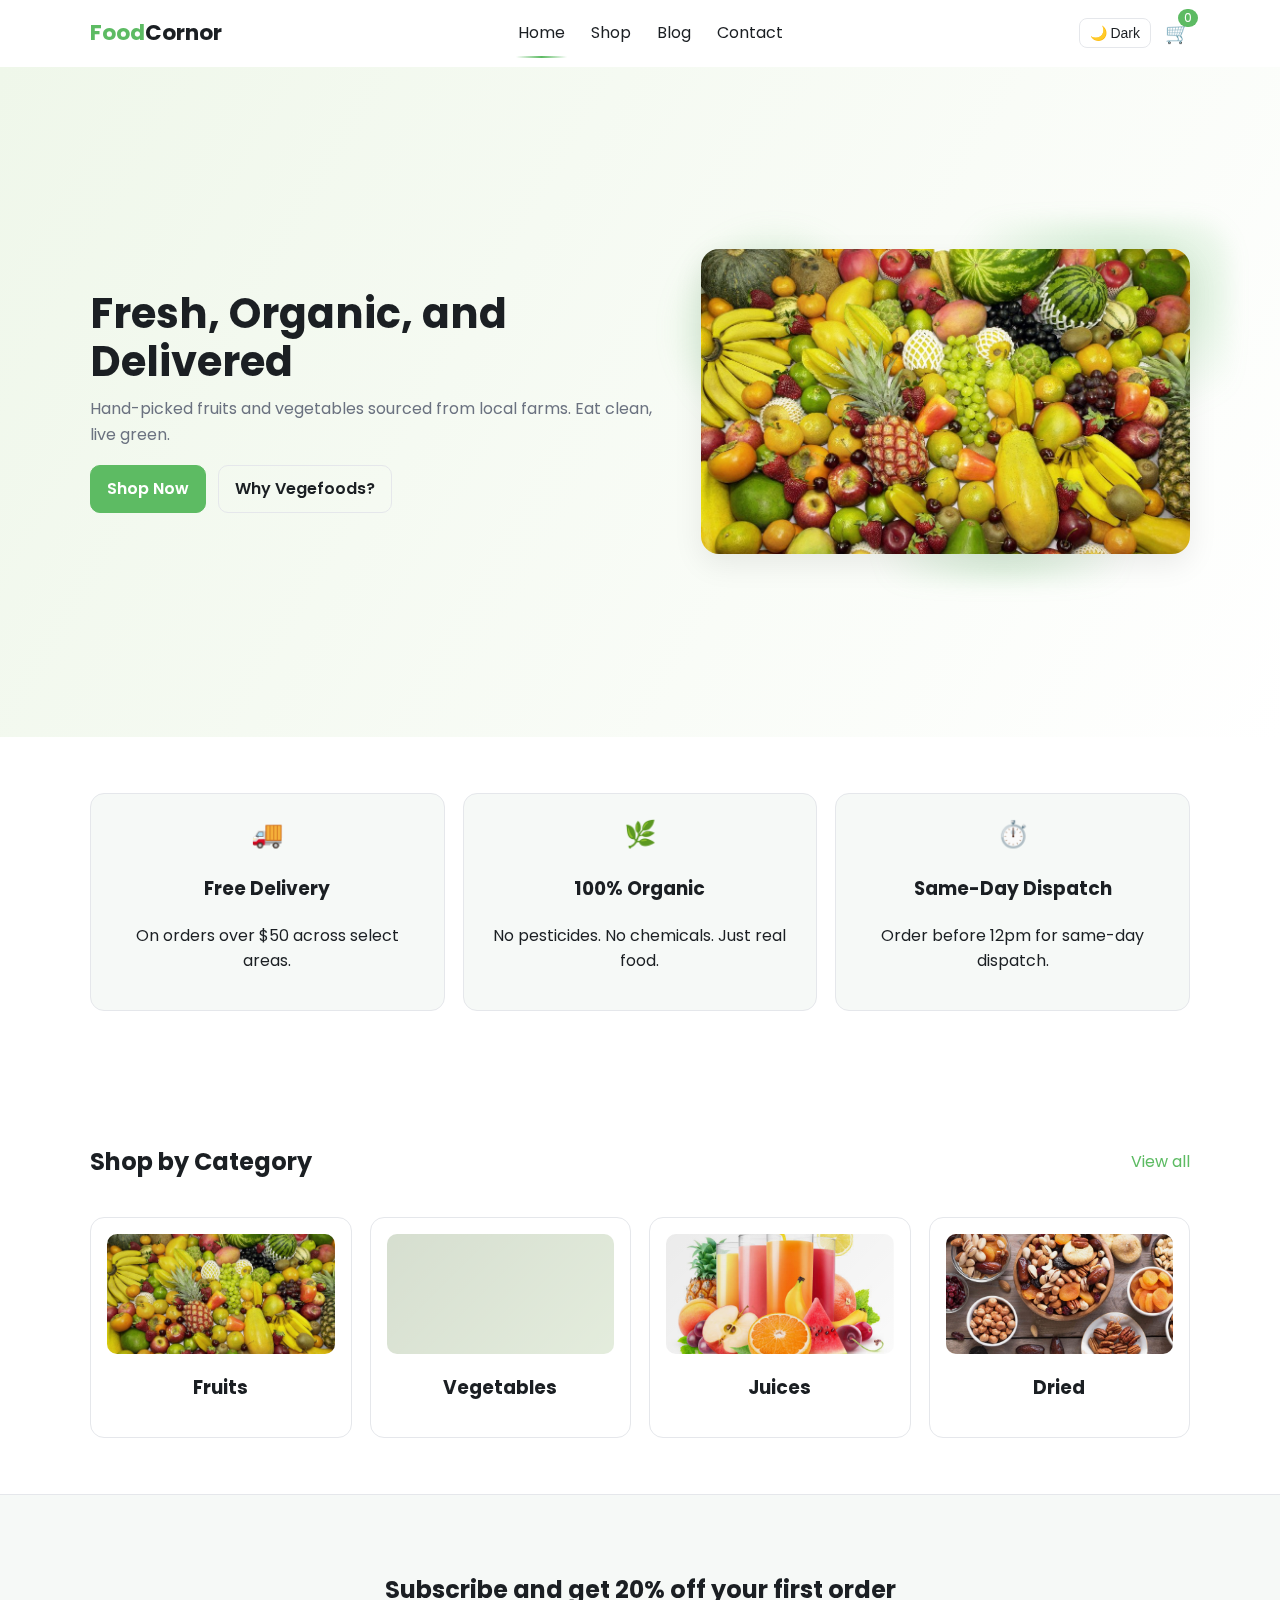
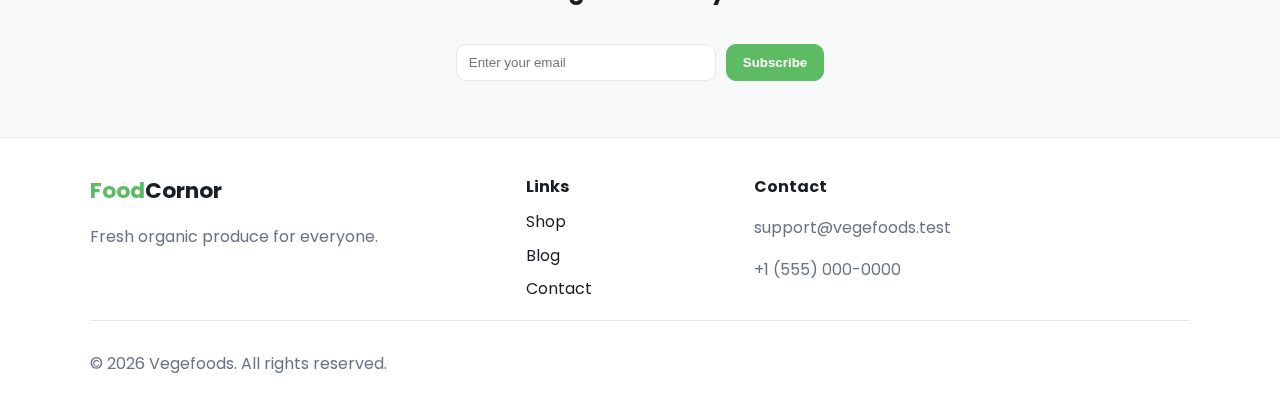
<file: index.html>
<!DOCTYPE html>
<html lang="en">
<head>
    <meta charset="UTF-8" />
    <meta name="viewport" content="width=device-width, initial-scale=1.0" />
    <title>FoodCornor | Fresh Organic Produce</title>
    <link rel="preconnect" href="https://fonts.googleapis.com" />
    <link rel="preconnect" href="https://fonts.gstatic.com" crossorigin />
    <link href="https://fonts.googleapis.com/css2?family=Poppins:wght@300;400;500;600;700&display=swap" rel="stylesheet" />
    <link rel="stylesheet" href="assets/css/styles.css" />
    <link rel="icon" href="assets/images/favicon.png" />
    <meta name="description" content="Vegefoods - Fresh organic fruits and vegetables delivered to your door." />
</head>
<body>
    <header class="site-header">
        <div class="container header-inner">
            <a class="logo" href="index.html"><span>Food</span>Cornor</a>
            <nav class="nav" id="primary-nav">
                <a href="index.html" class="active">Home</a>
                <a href="shop.html">Shop</a>
                <a href="blog.html">Blog</a>
                <a href="contact.html">Contact</a>
            </nav>
            <div class="header-actions">
                <a class="cart-link" href="cart.html" aria-label="Cart">
                    <span class="cart-icon">🛒</span>
                    <span class="cart-count" id="cart-count">0</span>
                </a>
                <button class="hamburger" id="hamburger" aria-label="Open Menu" aria-expanded="false">☰</button>
            </div>
        </div>
    </header>

    <main>
        <section class="hero">
            <div class="container hero-inner">
                <div class="hero-copy">
                    <h1>Fresh, Organic, and Delivered</h1>
                    <p>Hand-picked fruits and vegetables sourced from local farms. Eat clean, live green.</p>
                    <div class="hero-actions">
                        <a href="shop.html" class="btn primary">Shop Now</a>
                        <a href="#features" class="btn ghost">Why Vegefoods?</a>
                    </div>
                </div>
                <div class="hero-art reveal" aria-hidden="true">
                    <img src="assets/images/fresh-mix-fruit.jpg" alt="Organic vegetables"/>
                </div>
            </div>
        </section>

        <section class="features" id="features">
            <div class="container grid-3">
                <div class="feature">
                    <div class="feature-icon">🚚</div>
                    <h3>Free Delivery</h3>
                    <p>On orders over $50 across select areas.</p>
                </div>
                <div class="feature">
                    <div class="feature-icon">🌿</div>
                    <h3>100% Organic</h3>
                    <p>No pesticides. No chemicals. Just real food.</p>
                </div>
                <div class="feature">
                    <div class="feature-icon">⏱️</div>
                    <h3>Same-Day Dispatch</h3>
                    <p>Order before 12pm for same-day dispatch.</p>
                </div>
            </div>
        </section>

        <section class="category">
            <div class="container">
                <div class="section-head">
                    <h2>Shop by Category</h2>
                    <a href="shop.html" class="link">View all</a>
                </div>
                <div class="grid-4 cards">
                    <a class="card" href="shop.html#fruits">
                        <div class="card-art art-fruit" style="background-image:linear-gradient(135deg,rgba(0,0,0,.08),rgba(0,0,0,.02)),url('assets/images/fresh-mix-fruit.jpg')"></div>
                        <h3>Fruits</h3>
                    </a>
                    <a class="card" href="shop.html#vegetables">
                        <div class="card-art art-veggies" style="background-image:linear-gradient(135deg,rgba(0,0,0,.08),rgba(0,0,0,.02)),url('https://images.unsplash.com/photo-1447175008436-054170c2e979?w=800&q=60&auto=format&fit=crop')"></div>
                        <h3>Vegetables</h3>
                    </a>
                    <a class="card" href="shop.html#juices">
                        <div class="card-art art-juice" style="background-image:linear-gradient(135deg,rgba(0,0,0,.08),rgba(0,0,0,.02)),url('assets/images/istockphoto-1127182311-612x612.jpg')"></div>
                        <h3>Juices</h3>
                    </a>
                    <a class="card" href="shop.html#dried">
                        <div class="card-art art-dried" style="background-image:linear-gradient(135deg,rgba(0,0,0,.08),rgba(0,0,0,.02)),url('assets/images/nuts-dried-fruits-history-online.jpeg')"></div>
                        <h3>Dried</h3>
                    </a>
                </div>
            </div>
        </section>

        <section class="cta">
            <div class="container cta-inner">
                <h2>Subscribe and get 20% off your first order</h2>
                <form class="subscribe" onsubmit="event.preventDefault(); alert('Subscribed!');">
                    <input type="email" placeholder="Enter your email" required />
                    <button class="btn primary" type="submit">Subscribe</button>
                </form>
            </div>
        </section>
    </main>

    <footer class="site-footer">
        <div class="container footer-grid">
            <div>
                <a class="logo" href="index.html"><span>Food</span>Cornor</a>
                <p class="muted">Fresh organic produce for everyone.</p>
            </div>
            <div>
                <h4>Links</h4>
                <ul>
                    <li><a href="shop.html">Shop</a></li>
                    <li><a href="blog.html">Blog</a></li>
                    <li><a href="contact.html">Contact</a></li>
                </ul>
            </div>
           
            <div>
                <h4>Contact</h4>
                <p class="muted">support@vegefoods.test</p>
                <p class="muted">+1 (555) 000-0000</p>
            </div>
        </div>
        <div class="container footer-bottom">
            <p class="muted">© <span id="year"></span> Vegefoods. All rights reserved.</p>
        </div>
    </footer>

    <script src="assets/js/main.js"></script>
    <script src="assets/js/cart.js"></script>
    <script>
        document.getElementById('year').textContent = new Date().getFullYear();
    </script>
    <!-- Inspired by the Vegefoods template by Colorlib: https://preview.colorlib.com/#vegefoods -->
    <!-- Reference: https://preview.colorlib.com/?_gl=1*1rvqdmn*_ga*MzQ3OTY1MzY1LjE3NTgxNzc4Nzc.*_ga_SEKJ4E9T4H*czE3NTgxODAxODckbzIkZzEkdDE3NTgxODA2NjEkajQ0JGwwJGgw#vegefoods -->
  </body>
</html>
</file>
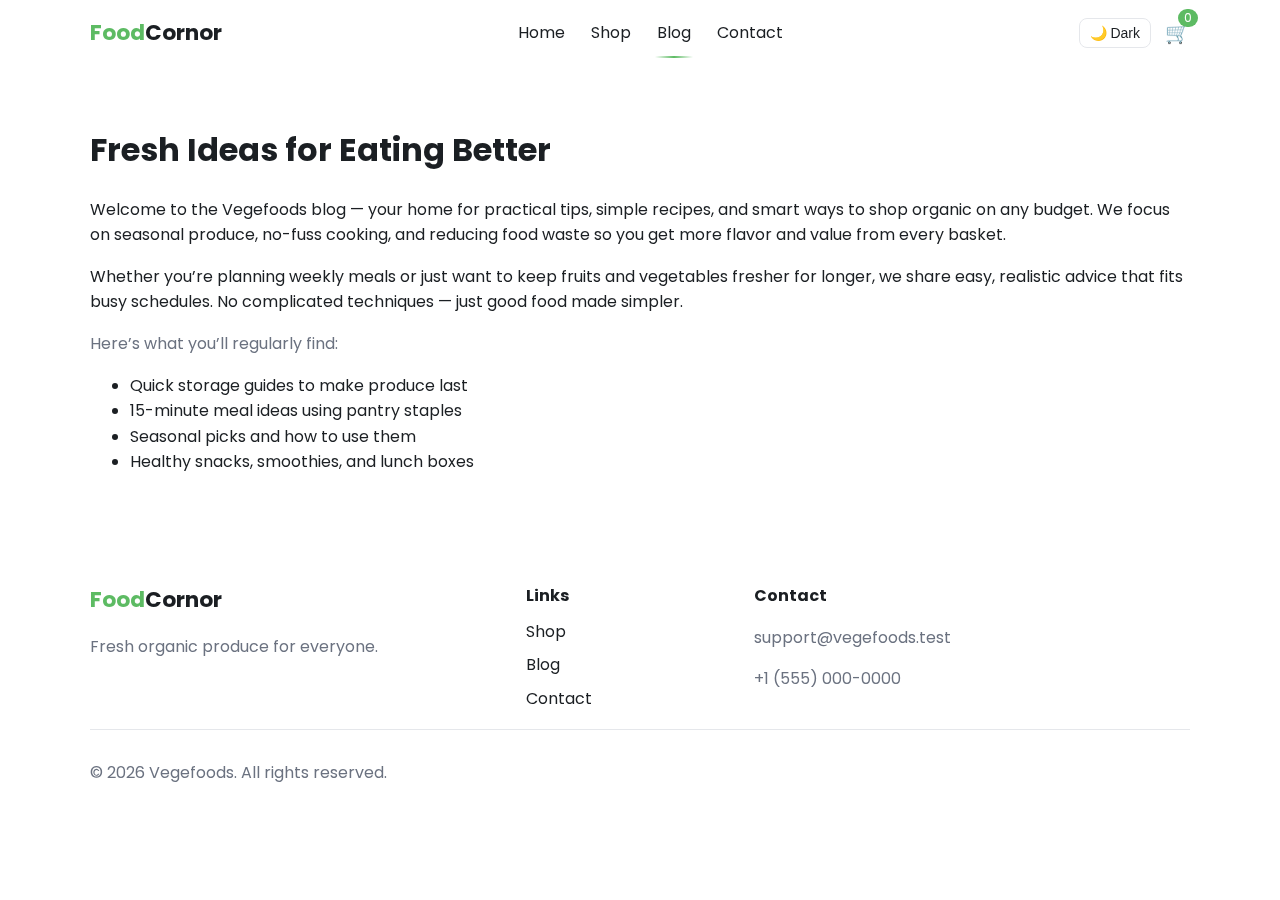
<file: blog.html>
<!DOCTYPE html>
<html lang="en">
<head>
  <meta charset="UTF-8" />
  <meta name="viewport" content="width=device-width, initial-scale=1.0" />
  <title>Blog | FoodCornor</title>
  <link rel="preconnect" href="https://fonts.googleapis.com" />
  <link rel="preconnect" href="https://fonts.gstatic.com" crossorigin />
  <link href="https://fonts.googleapis.com/css2?family=Poppins:wght@300;400;500;600;700&display=swap" rel="stylesheet" />
  <link rel="stylesheet" href="assets/css/styles.css" />
</head>
<body>
  <header class="site-header">
    <div class="container header-inner">
      <a class="logo" href="index.html"><span>Food</span>Cornor</a>
      <nav class="nav" id="primary-nav">
        <a href="index.html">Home</a>
        <a href="shop.html">Shop</a>
        <a href="blog.html" class="active">Blog</a>
        <a href="contact.html">Contact</a>
      </nav>
      <div class="header-actions">
        <a class="cart-link" href="cart.html" aria-label="Cart"><span class="cart-icon">🛒</span><span class="cart-count" id="cart-count">0</span></a>
        <button class="hamburger" id="hamburger" aria-label="Open Menu" aria-expanded="false">☰</button>
      </div>
    </div>
  </header>

  <main>
    <section class="container" style="padding-top:36px">
      <h1>Fresh Ideas for Eating Better</h1>
      <p>Welcome to the Vegefoods blog — your home for practical tips, simple recipes, and smart ways to shop organic on any budget. We focus on seasonal produce, no-fuss cooking, and reducing food waste so you get more flavor and value from every basket.</p>
      <p>Whether you’re planning weekly meals or just want to keep fruits and vegetables fresher for longer, we share easy, realistic advice that fits busy schedules. No complicated techniques — just good food made simpler.</p>
      <p class="muted">Here’s what you’ll regularly find:</p>
      <ul>
        <li>Quick storage guides to make produce last</li>
        <li>15-minute meal ideas using pantry staples</li>
        <li>Seasonal picks and how to use them</li>
        <li>Healthy snacks, smoothies, and lunch boxes</li>
      </ul>
    </section>
    
  </main>

  <footer class="site-footer">
    <div class="container footer-grid">
      <div>
        <a class="logo" href="index.html"><span>Food</span>Cornor</a>
        <p class="muted">Fresh organic produce for everyone.</p>
      </div>
      <div>
        <h4>Links</h4>
        <ul>
          <li><a href="shop.html">Shop</a></li>
          <li><a href="blog.html">Blog</a></li>
          <li><a href="contact.html">Contact</a></li>
        </ul>
      </div>
     
      <div>
        <h4>Contact</h4>
        <p class="muted">support@vegefoods.test</p>
        <p class="muted">+1 (555) 000-0000</p>
      </div>
    </div>
    <div class="container footer-bottom">
      <p class="muted">© <span id="year"></span> Vegefoods. All rights reserved.</p>
    </div>
  </footer>

  <script src="assets/js/main.js"></script>
  <script src="assets/js/cart.js"></script>
  <script>
    document.getElementById('year').textContent = new Date().getFullYear();
    const posts = [
      {id:'eat-seasonal', title:'Why Eating Seasonal Matters', img:'https://images.unsplash.com/photo-1471194402529-8e0f5a675de6?w=800&q=60'},
      {id:'meal-prep', title:'Easy Veggie Meal Prep Ideas', img:'https://images.unsplash.com/photo-1505575972945-2804b56ba02f?w=800&q=60'},
      {id:'organic-benefits', title:'Benefits of Organic Produce', img:'https://images.unsplash.com/photo-1567306226416-28f0efdc88ce?w=800&q=60'},
      {id:'fresh-storage', title:'How to Store Fruits and Vegetables Longer', img:'https://images.unsplash.com/photo-1506806732259-39c2d0268443?w=800&q=60'}
    ];
    const root = document.getElementById('posts');
    root.innerHTML = posts.map(p=>`
      <a class=\"card reveal\" href=\"post.html?id=${p.id}\">
        <img class=\"card-art\" src=\"${p.img}\" alt=\"${p.title}\"/>
        <h3>${p.title}</h3>
      </a>
    `).join('');
  </script>
</body>
</html>
</file>
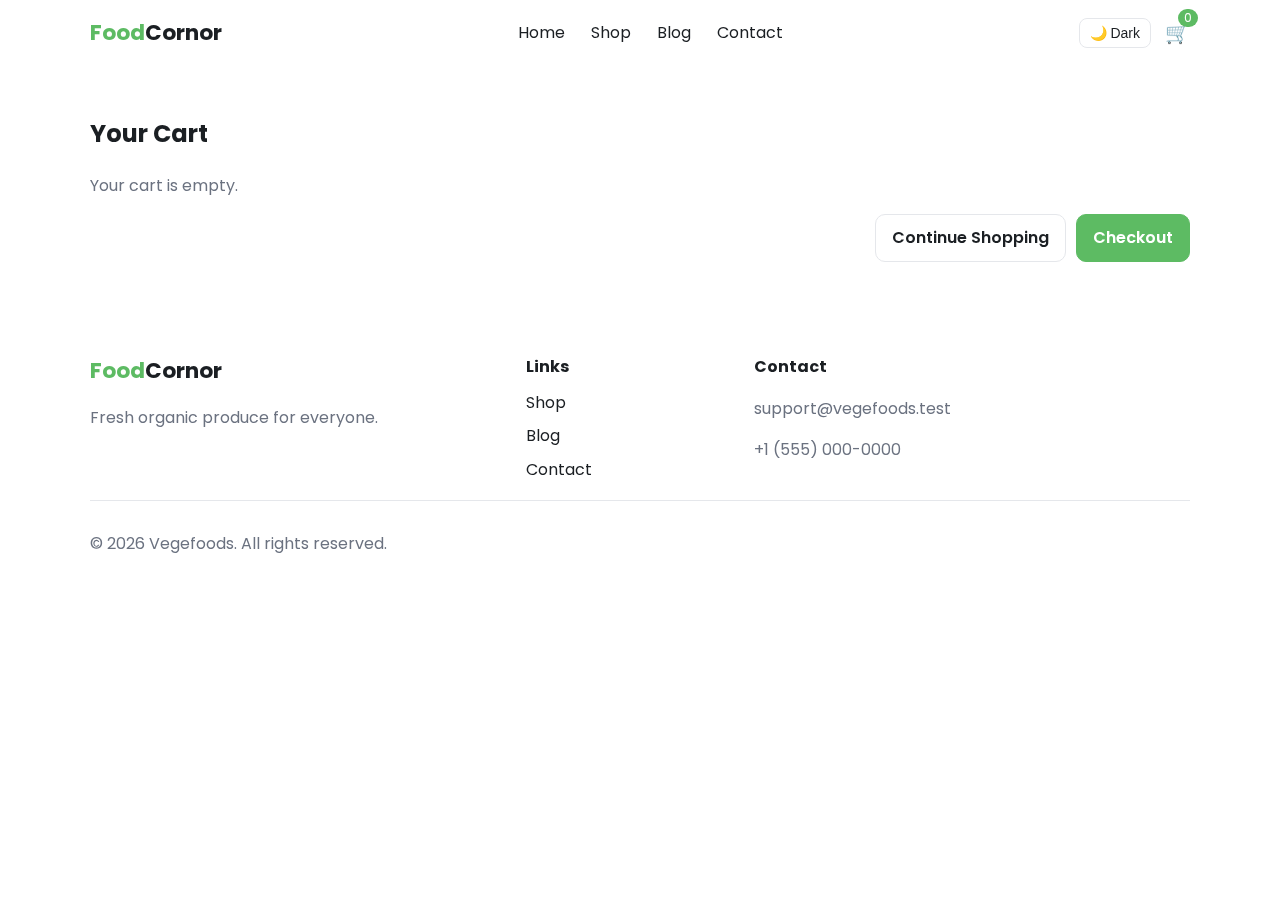
<file: cart.html>
<!DOCTYPE html>
<html lang="en">
<head>
  <meta charset="UTF-8" />
  <meta name="viewport" content="width=device-width, initial-scale=1.0" />
  <title>Cart | FoodCornor</title>
  <link rel="preconnect" href="https://fonts.googleapis.com" />
  <link rel="preconnect" href="https://fonts.gstatic.com" crossorigin />
  <link href="https://fonts.googleapis.com/css2?family=Poppins:wght@300;400;500;600;700&display=swap" rel="stylesheet" />
  <link rel="stylesheet" href="assets/css/styles.css" />
</head>
<body>
  <header class="site-header">
    <div class="container header-inner">
      <a class="logo" href="index.html"><span>Food</span>Cornor</a>
      <nav class="nav" id="primary-nav">
        <a href="index.html">Home</a>
        <a href="shop.html">Shop</a>
        <a href="blog.html">Blog</a>
        <a href="contact.html">Contact</a>
      </nav>
      <div class="header-actions">
        <a class="cart-link" href="cart.html" aria-label="Cart"><span class="cart-icon">🛒</span><span class="cart-count" id="cart-count">0</span></a>
        <button class="hamburger" id="hamburger" aria-label="Open Menu" aria-expanded="false">☰</button>
      </div>
    </div>
  </header>

  <main>
    <section class="container" style="padding-top:28px">
      <h2>Your Cart</h2>
      <div id="cart-view"></div>
      <div style="display:flex;justify-content:flex-end;gap:10px;margin-top:14px">
        <a class="btn" href="shop.html">Continue Shopping</a>
        <a class="btn primary" id="checkout" href="checkout.html">Checkout</a>
      </div>
    </section>
  </main>

  <footer class="site-footer">
    <div class="container footer-grid">
      <div>
        <a class="logo" href="index.html"><span>Food</span>Cornor</a>
        <p class="muted">Fresh organic produce for everyone.</p>
      </div>
      <div>
        <h4>Links</h4>
        <ul>
          <li><a href="shop.html">Shop</a></li>
          <li><a href="blog.html">Blog</a></li>
          <li><a href="contact.html">Contact</a></li>
        </ul>
      </div>
      
      <div>
        <h4>Contact</h4>
        <p class="muted">support@vegefoods.test</p>
        <p class="muted">+1 (555) 000-0000</p>
      </div>
    </div>
    <div class="container footer-bottom">
      <p class="muted">© <span id="year"></span> Vegefoods. All rights reserved.</p>
    </div>
  </footer>

  <script src="assets/js/main.js"></script>
  <script src="assets/js/cart.js"></script>
  <script>
    document.getElementById('year').textContent = new Date().getFullYear();
    const root = document.getElementById('cart-view');
    function render(){
      const items = window.VegeCart.getItems();
      if (!items.length){ root.innerHTML = '<p class="muted">Your cart is empty.</p>'; return; }
      const rows = items.map(it => `
        <div class=\"cart-row\">
          <div class=\"cart-col name\">${it.name}</div>
          <div class=\"cart-col price\">$${it.price.toFixed(2)}</div>
          <div class=\"cart-col qty\"><input type=\"number\" min=\"1\" value=\"${it.qty}\" data-id=\"${it.id}\"/></div>
          <div class=\"cart-col total\">$${(it.qty*it.price).toFixed(2)}</div>
          <div class=\"cart-col action\"><button data-remove=\"${it.id}\" class=\"btn\">Remove</button></div>
        </div>`).join('');
      const subtotal = items.reduce((s,it)=>s+it.qty*it.price,0);
      root.innerHTML = `
        <div class=\"cart-table\">
          <div class=\"cart-header\">
            <div>Product</div><div>Price</div><div>Qty</div><div>Total</div><div></div>
          </div>
          ${rows}
        </div>
        <div style=\"text-align:right;margin-top:10px\"><strong>Subtotal:</strong> $${subtotal.toFixed(2)}</div>`;
    }
    root.addEventListener('input', (e)=>{
      const t = e.target; if(!(t instanceof HTMLInputElement)) return;
      const id = t.getAttribute('data-id'); if(!id) return;
      window.VegeCart.setQty(id, parseInt(t.value||'1',10));
      render();
    });
    root.addEventListener('click', (e)=>{
      const t = e.target; if(!(t instanceof HTMLElement)) return;
      const id = t.getAttribute('data-remove'); if(!id) return;
      window.VegeCart.removeItem(id);
      render();
    });
    render();
  </script>
</body>
</html>
</file>
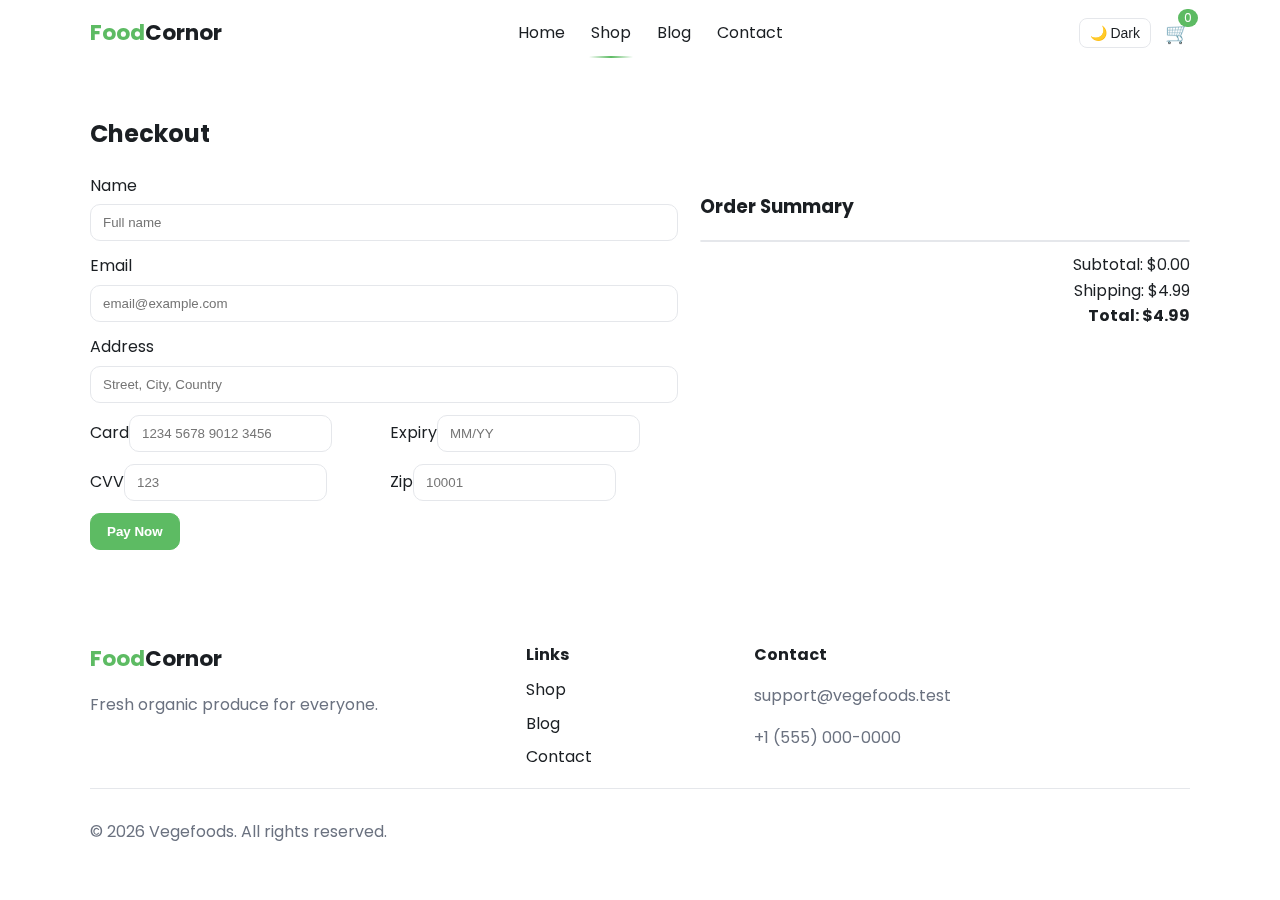
<file: checkout.html>
<!DOCTYPE html>
<html lang="en">
<head>
  <meta charset="UTF-8" />
  <meta name="viewport" content="width=device-width, initial-scale=1.0" />
  <title>Checkout | FoodCornor</title>
  <link rel="preconnect" href="https://fonts.googleapis.com" />
  <link rel="preconnect" href="https://fonts.gstatic.com" crossorigin />
  <link href="https://fonts.googleapis.com/css2?family=Poppins:wght@300;400;500;600;700&display=swap" rel="stylesheet" />
  <link rel="stylesheet" href="assets/css/styles.css" />
</head>
<body>
  <header class="site-header">
    <div class="container header-inner">
      <a class="logo" href="index.html"><span>Food</span>Cornor</a>
      <nav class="nav" id="primary-nav">
        <a href="index.html">Home</a>
        <a href="shop.html" class="active">Shop</a>
        <a href="blog.html">Blog</a>
        <a href="contact.html">Contact</a>
      </nav>
      <div class="header-actions">
        <a class="cart-link" href="cart.html" aria-label="Cart"><span class="cart-icon">🛒</span><span class="cart-count" id="cart-count">0</span></a>
        <button class="hamburger" id="hamburger" aria-label="Open Menu" aria-expanded="false">☰</button>
      </div>
    </div>
  </header>

  <main>
    <section class="container" style="padding-top:28px">
      <h2>Checkout</h2>
      <div class="checkout-grid">
        <form id="checkout-form" class="checkout-form">
          <div class="field"><label>Name</label><input required placeholder="Full name"/></div>
          <div class="field"><label>Email</label><input type="email" required placeholder="email@example.com"/></div>
          <div class="field"><label>Address</label><input required placeholder="Street, City, Country"/></div>
          <div class="field two"><div><label>Card</label><input required placeholder="1234 5678 9012 3456"/></div><div><label>Expiry</label><input required placeholder="MM/YY"/></div></div>
          <div class="field two"><div><label>CVV</label><input required placeholder="123"/></div><div><label>Zip</label><input required placeholder="10001"/></div></div>
          <button class="btn primary" type="submit">Pay Now</button>
        </form>
        <div>
          <h3>Order Summary</h3>
          <div id="summary"></div>
        </div>
      </div>
    </section>
  </main>

  <footer class="site-footer">
    <div class="container footer-grid">
      <div>
        <a class="logo" href="index.html"><span>Food</span>Cornor</a>
        <p class="muted">Fresh organic produce for everyone.</p>
      </div>
      <div>
        <h4>Links</h4>
        <ul>
          <li><a href="shop.html">Shop</a></li>
          <li><a href="blog.html">Blog</a></li>
          <li><a href="contact.html">Contact</a></li>
        </ul>
      </div>
      
      <div>
        <h4>Contact</h4>
        <p class="muted">support@vegefoods.test</p>
        <p class="muted">+1 (555) 000-0000</p>
      </div>
    </div>
    <div class="container footer-bottom">
      <p class="muted">© <span id="year"></span> Vegefoods. All rights reserved.</p>
    </div>
  </footer>

  <script src="assets/js/main.js"></script>
  <script src="assets/js/cart.js"></script>
  <script>
    document.getElementById('year').textContent = new Date().getFullYear();
    const summary = document.getElementById('summary');
    const items = window.VegeCart.getItems();
    const subtotal = items.reduce((s,it)=>s+it.qty*it.price,0);
    const shipping = subtotal>50?0:4.99;
    const total = subtotal+shipping;
    summary.innerHTML = `
      <div class=\"cart-table\">
        ${items.map(it=>`<div class=\"cart-row\"><div class=\"cart-col name\">${it.qty} × ${it.name}</div><div class=\"cart-col total\">$${(it.qty*it.price).toFixed(2)}</div></div>`).join('')}
      </div>
      <div style=\"text-align:right;margin-top:10px\">Subtotal: $${subtotal.toFixed(2)}<br/>Shipping: $${shipping.toFixed(2)}<br/><strong>Total: $${total.toFixed(2)}</strong></div>`;
    document.getElementById('checkout-form').addEventListener('submit', (e)=>{
      e.preventDefault();
      alert('Payment successful! Thank you for your order.');
      if (window.VegeCart && window.VegeCart.clear) { window.VegeCart.clear(); }
      else { localStorage.removeItem('vegefoods.cart.v1'); }
      window.location.href = 'index.html';
    });
  </script>
</body>
</html>
</file>
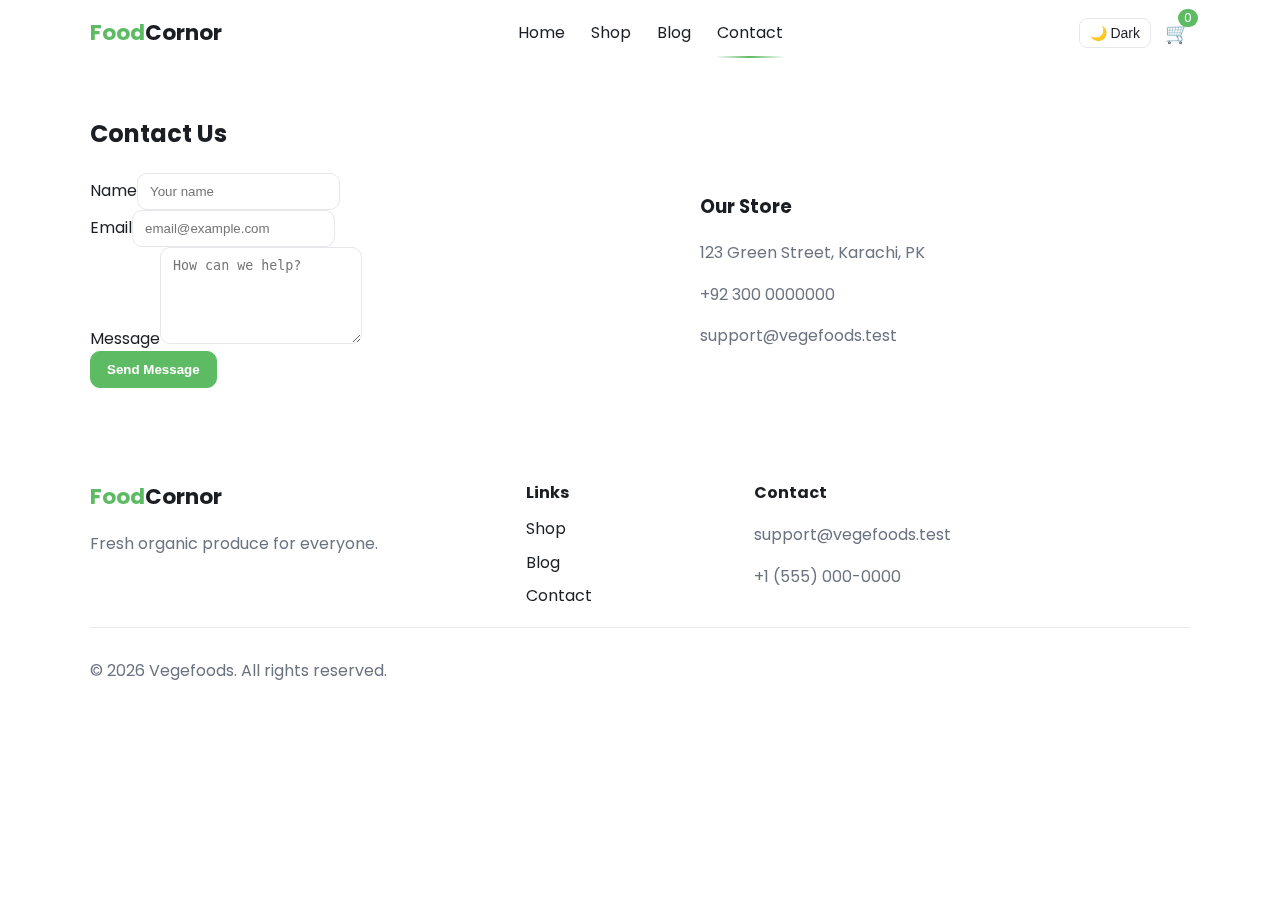
<file: contact.html>
<!DOCTYPE html>
<html lang="en">
<head>
  <meta charset="UTF-8" />
  <meta name="viewport" content="width=device-width, initial-scale=1.0" />
  <title>Contact | FoodCornor</title>
  <link rel="preconnect" href="https://fonts.googleapis.com" />
  <link rel="preconnect" href="https://fonts.gstatic.com" crossorigin />
  <link href="https://fonts.googleapis.com/css2?family=Poppins:wght@300;400;500;600;700&display=swap" rel="stylesheet" />
  <link rel="stylesheet" href="assets/css/styles.css" />
</head>
<body>
  <header class="site-header">
    <div class="container header-inner">
      <a class="logo" href="index.html"><span>Food</span>Cornor</a>
      <nav class="nav" id="primary-nav">
        <a href="index.html">Home</a>
        <a href="shop.html">Shop</a>
        <a href="blog.html">Blog</a>
        <a href="contact.html" class="active">Contact</a>
      </nav>
      <div class="header-actions">
        <a class="cart-link" href="cart.html" aria-label="Cart"><span class="cart-icon">🛒</span><span class="cart-count" id="cart-count">0</span></a>
        <button class="hamburger" id="hamburger" aria-label="Open Menu" aria-expanded="false">☰</button>
      </div>
    </div>
  </header>

  <main>
    <section class="container" style="padding-top:28px">
      <h2>Contact Us</h2>
      <div class="contact-grid">
        <form id="contact-form" class="contact-form">
          <div class="field"><label>Name</label><input required placeholder="Your name"/></div>
          <div class="field"><label>Email</label><input type="email" required placeholder="email@example.com"/></div>
          <div class="field"><label>Message</label><textarea required rows="5" placeholder="How can we help?"></textarea></div>
          <button class="btn primary" type="submit">Send Message</button>
        </form>
        <div>
          <h3>Our Store</h3>
          <p class="muted">123 Green Street, Karachi, PK</p>
          <p class="muted">+92 300 0000000</p>
          <p class="muted">support@vegefoods.test</p>
        </div>
      </div>
    </section>
  </main>

  <footer class="site-footer">
    <div class="container footer-grid">
      <div>
        <a class="logo" href="index.html"><span>Food</span>Cornor</a>
        <p class="muted">Fresh organic produce for everyone.</p>
      </div>
      <div>
        <h4>Links</h4>
        <ul>
          <li><a href="shop.html">Shop</a></li>
          <li><a href="blog.html">Blog</a></li>
          <li><a href="contact.html">Contact</a></li>
        </ul>
      </div>
      
      <div>
        <h4>Contact</h4>
        <p class="muted">support@vegefoods.test</p>
        <p class="muted">+1 (555) 000-0000</p>
      </div>
    </div>
    <div class="container footer-bottom">
      <p class="muted">© <span id="year"></span> Vegefoods. All rights reserved.</p>
    </div>
  </footer>

  <script src="assets/js/main.js"></script>
  <script src="assets/js/cart.js"></script>
  <script>
    document.getElementById('year').textContent = new Date().getFullYear();
    document.getElementById('contact-form').addEventListener('submit', (e)=>{
      e.preventDefault();
      alert('Message sent! We will get back to you soon.');
      e.target.reset();
    });
  </script>
</body>
</html>
</file>
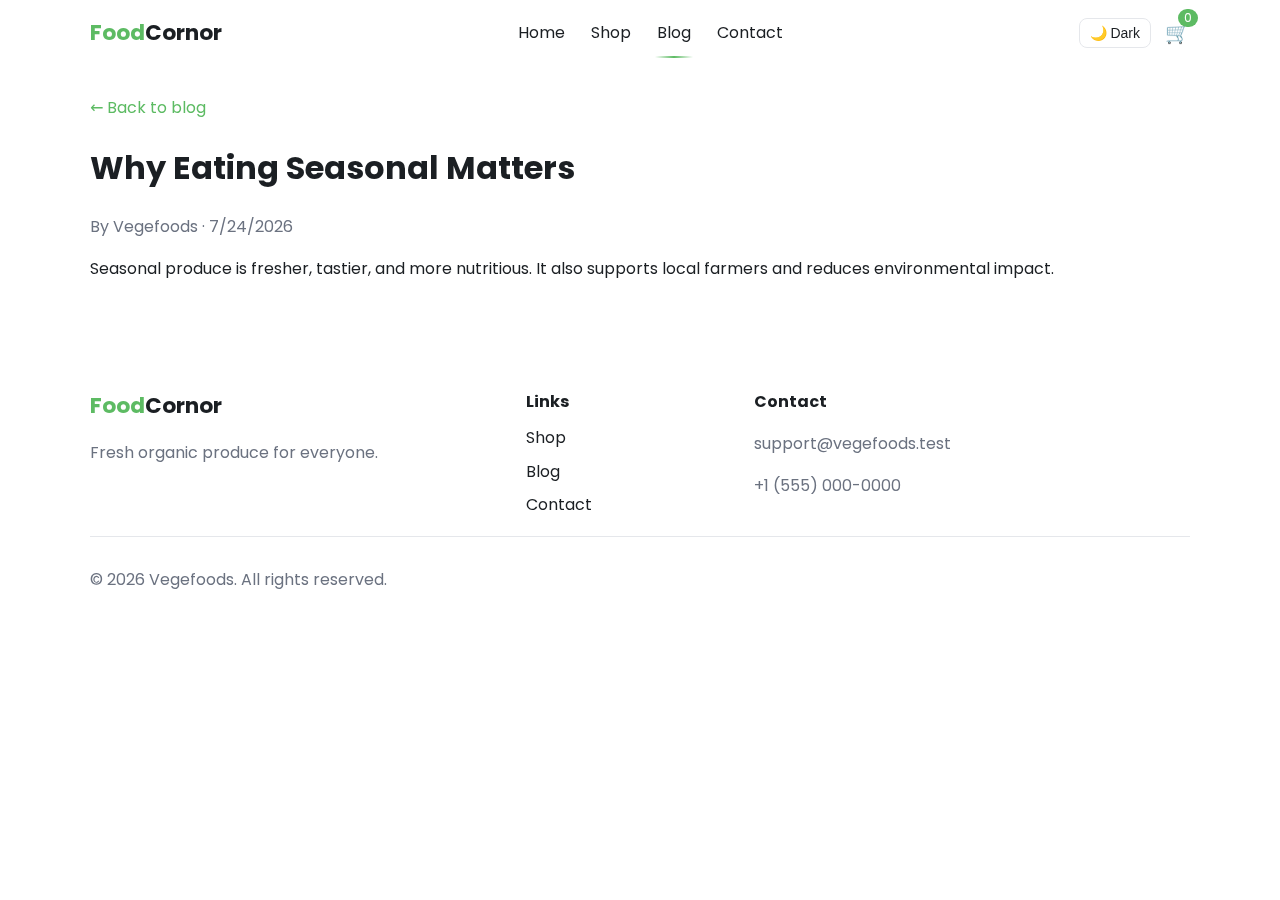
<file: post.html>
<!DOCTYPE html>
<html lang="en">
<head>
  <meta charset="UTF-8" />
  <meta name="viewport" content="width=device-width, initial-scale=1.0" />
  <title>Article | FoodCornor</title>
  <link rel="preconnect" href="https://fonts.googleapis.com" />
  <link rel="preconnect" href="https://fonts.gstatic.com" crossorigin />
  <link href="https://fonts.googleapis.com/css2?family=Poppins:wght@300;400;500;600;700&display=swap" rel="stylesheet" />
  <link rel="stylesheet" href="assets/css/styles.css" />
</head>
<body>
  <header class="site-header">
    <div class="container header-inner">
      <a class="logo" href="index.html"><span>Food</span>Cornor</a>
      <nav class="nav" id="primary-nav">
        <a href="index.html">Home</a>
        <a href="shop.html">Shop</a>
        <a href="blog.html" class="active">Blog</a>
        <a href="contact.html">Contact</a>
      </nav>
      <div class="header-actions">
        <a class="cart-link" href="cart.html" aria-label="Cart"><span class="cart-icon">🛒</span><span class="cart-count" id="cart-count">0</span></a>
        <button class="hamburger" id="hamburger" aria-label="Open Menu" aria-expanded="false">☰</button>
      </div>
    </div>
  </header>

  <main>
    <section class="container" style="padding-top:28px">
      <a class="link" href="blog.html">← Back to blog</a>
      <article id="article" class="post"></article>
    </section>
  </main>

  <footer class="site-footer">
    <div class="container footer-grid">
      <div>
        <a class="logo" href="index.html"><span>Food</span>Cornor</a>
        <p class="muted">Fresh organic produce for everyone.</p>
      </div>
      <div>
        <h4>Links</h4>
        <ul>
          <li><a href="shop.html">Shop</a></li>
          <li><a href="blog.html">Blog</a></li>
          <li><a href="contact.html">Contact</a></li>
        </ul>
      </div>
      
      <div>
        <h4>Contact</h4>
        <p class="muted">support@vegefoods.test</p>
        <p class="muted">+1 (555) 000-0000</p>
      </div>
    </div>
    <div class="container footer-bottom">
      <p class="muted">© <span id="year"></span> Vegefoods. All rights reserved.</p>
    </div>
  </footer>

  <script src="assets/js/main.js"></script>
  <script src="assets/js/cart.js"></script>
  <script>
    document.getElementById('year').textContent = new Date().getFullYear();
    const content = {
      'eat-seasonal': {
        title:'Why Eating Seasonal Matters',
        body:'Seasonal produce is fresher, tastier, and more nutritious. It also supports local farmers and reduces environmental impact.'
      },
      'meal-prep': {
        title:'Easy Veggie Meal Prep Ideas',
        body:'Prep grains, roast vegetables, and make versatile sauces to mix and match healthy meals all week.'
      },
      'organic-benefits': {
        title:'Benefits of Organic Produce',
        body:'Organic farming avoids synthetic pesticides, promoting biodiversity and soil health.'
      },
      'fresh-storage': {
        title:'How to Store Fruits and Vegetables Longer',
        body:`Keep produce fresh by storing it the right way: 
        - Keep apples, berries, grapes, and leafy greens in the fridge.
        - Tomatoes, bananas, garlic, onions, and potatoes prefer room temperature.
        - Separate ethylene producers (bananas, apples, tomatoes) from ethylene-sensitive items (leafy greens, herbs) to prevent premature ripening.
        - Use breathable bags or containers and keep greens dry with a paper towel.
        - Don’t wash berries and herbs until right before eating.
        These small habits can add days—sometimes weeks—of freshness and reduce food waste.`
      }
    };
    const id = new URLSearchParams(location.search).get('id') || 'eat-seasonal';
    const post = content[id];
    document.getElementById('article').innerHTML = `
      <h1>${post.title}</h1>
      <p class=\"muted\">By Vegefoods · ${new Date().toLocaleDateString()}</p>
      <p>${post.body}</p>
    `;
  </script>
</body>
</html>
</file>
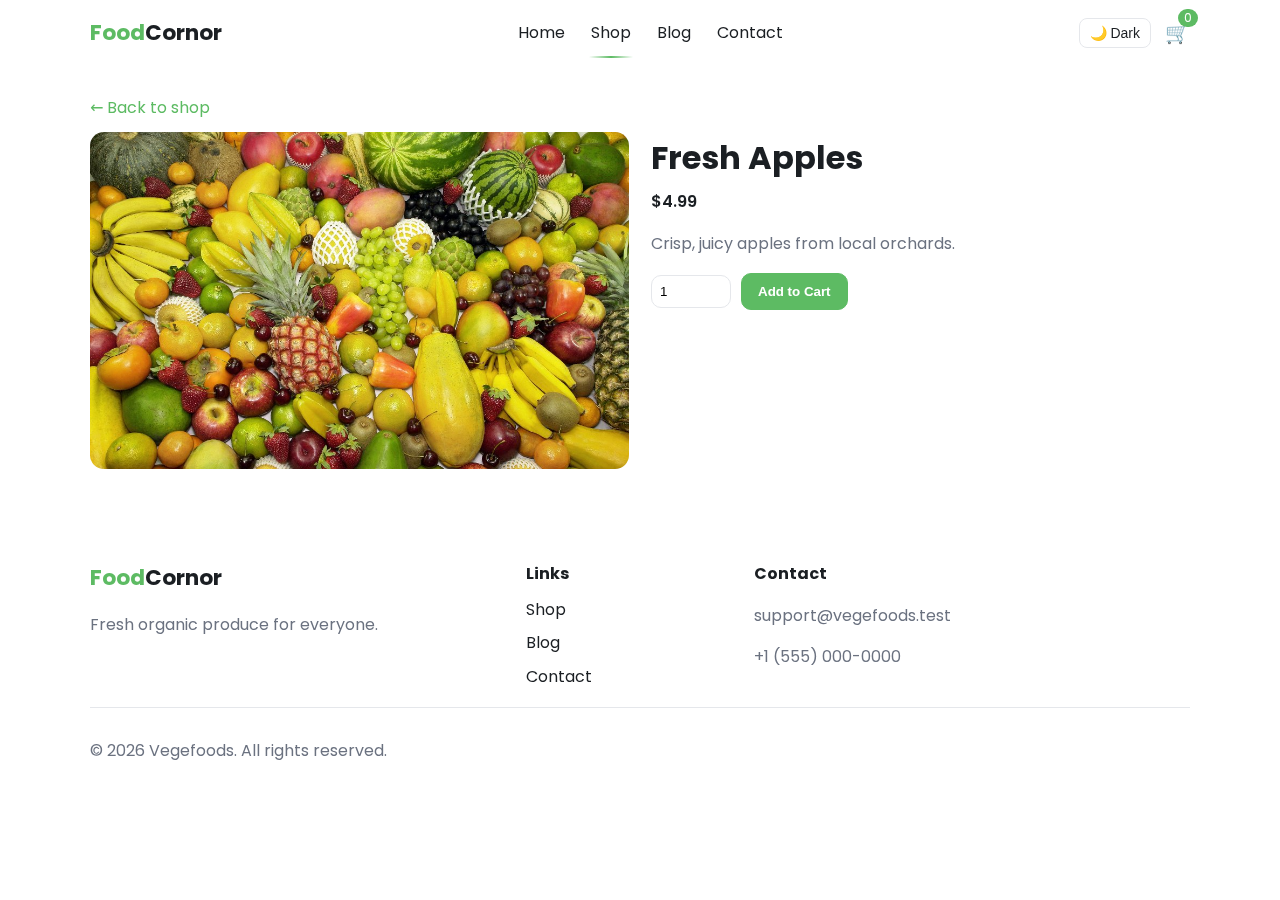
<file: product.html>
<!DOCTYPE html>
<html lang="en">
<head>
  <meta charset="UTF-8" />
  <meta name="viewport" content="width=device-width, initial-scale=1.0" />
  <title>Product | FoodCornor</title>
  <link rel="preconnect" href="https://fonts.googleapis.com" />
  <link rel="preconnect" href="https://fonts.gstatic.com" crossorigin />
  <link href="https://fonts.googleapis.com/css2?family=Poppins:wght@300;400;500;600;700&display=swap" rel="stylesheet" />
  <link rel="stylesheet" href="assets/css/styles.css" />
</head>
<body>
  <header class="site-header">
    <div class="container header-inner">
      <a class="logo" href="index.html"><span>Food</span>Cornor</a>
      <nav class="nav" id="primary-nav">
        <a href="index.html">Home</a>
        <a href="shop.html" class="active">Shop</a>
        <a href="blog.html">Blog</a>
        <a href="contact.html">Contact</a>
      </nav>
      <div class="header-actions">
        <a class="cart-link" href="cart.html" aria-label="Cart"><span class="cart-icon">🛒</span><span class="cart-count" id="cart-count">0</span></a>
        <button class="hamburger" id="hamburger" aria-label="Open Menu" aria-expanded="false">☰</button>
      </div>
    </div>
  </header>

  <main>
    <section class="container" style="padding-top:28px">
      <a class="link" href="shop.html">← Back to shop</a>
      <div class="product-detail" id="product"></div>
    </section>
  </main>

  <footer class="site-footer">
    <div class="container footer-grid">
      <div>
        <a class="logo" href="index.html"><span>Food</span>Cornor</a>
        <p class="muted">Fresh organic produce for everyone.</p>
      </div>
      <div>
        <h4>Links</h4>
        <ul>
          <li><a href="shop.html">Shop</a></li>
          <li><a href="blog.html">Blog</a></li>
          <li><a href="contact.html">Contact</a></li>
        </ul>
      </div>
     
      <div>
        <h4>Contact</h4>
        <p class="muted">support@vegefoods.test</p>
        <p class="muted">+1 (555) 000-0000</p>
      </div>
    </div>
    <div class="container footer-bottom">
      <p class="muted">© <span id="year"></span> Vegefoods. All rights reserved.</p>
    </div>
  </footer>

  <script src="assets/js/main.js"></script>
  <script src="assets/js/cart.js"></script>
  <script>
    document.getElementById('year').textContent = new Date().getFullYear();
    const lookup = {
      'apple': {name:'Fresh Apples', price:4.99, img:'assets/images/fresh-mix-fruit.jpg', desc:'Crisp, juicy apples from local orchards.'},
      'banana': {name:'Bananas', price:2.10, img:'https://images.unsplash.com/photo-1571771894821-ce9b6c11b08e?w=1000&q=60', desc:'Naturally sweet and full of potassium.'},
      'orange': {name:'Navel Oranges', price:5.10, img:'https://images.unsplash.com/photo-1547514701-42782101795e?w=1000&q=60', desc:'Bright citrus flavor loaded with Vitamin C.'},
      'mango': {name:'Mangoes', price:6.50, img:'https://images.unsplash.com/photo-1553279768-865429fa0078?w=1000&q=60', desc:'Sweet, fragrant, and perfectly ripe.'},
      'strawberry': {name:'Strawberries', price:7.20, img:'assets/images/images.jpeg', desc:'Bright red berries, perfect for desserts.'},
      'grapes': {name:'Grapes', price:4.40, img:'assets/images/images (1).jpeg', desc:'Seedless, sweet, and crunchy.'},
      'carrot': {name:'Organic Carrots', price:2.49, img:'assets/images/carrot.jpeg', desc:'Crunchy carrots rich in beta-carotene.'},
      'spinach': {name:'Baby Spinach', price:3.29, img:'assets/images/images (3).jpeg', desc:'Tender spinach leaves perfect for salads.'},
      'tomato': {name:'Tomatoes', price:2.99, img:'assets/images/images (4).jpeg', desc:'Vine-ripened tomatoes bursting with flavor.'},
      'cucumber': {name:'Cucumbers', price:1.80, img:'assets/images/images (5).jpeg', desc:'Refreshing crunch for salads and snacking.'},
      'broccoli': {name:'Broccoli', price:2.60, img:'assets/images/images (6).jpeg', desc:'Nutrient-dense florets, great steamed or roasted.'},
      'potato': {name:'Potatoes', price:1.50, img:'https://images.unsplash.com/photo-1518977676601-b53f82aba655?w=1000&q=60', desc:'All-purpose potatoes for every dish.'},
      'juice-apple': {name:'Apple Juice', price:3.90, img:'assets/images/images (7).jpeg', desc:'Cold-pressed apple juice, no sugar added.'},
      'juice-orange': {name:'Orange Juice', price:4.20, img:'assets/images/images (8).jpeg', desc:'Fresh-squeezed taste, rich in Vitamin C.'},
      'juice-carrot': {name:'Carrot Juice', price:4.00, img:'assets/images/carrot.jpeg', desc:'Naturally sweet, packed with beta-carotene.'},
      'juice-mix': {name:'Mixed Fruit Juice', price:4.60, img:'assets/images/mix.jpg', desc:'A vibrant blend of seasonal fruits.'},
      'dry-apricot': {name:'Dried Apricots', price:6.60, img:'assets/images/apricots.jpg', desc:'Naturally dried, soft and tangy.'},
      'dry-dates': {name:'Dates', price:5.90, img:'assets/images/date.jpg', desc:'Caramel-sweet energy bites.'},
      'dry-fig': {name:'Dried Figs', price:7.80, img:'assets/images/figs.jpg', desc:'Chewy, honey-sweet figs.'},
      'dry-raisins': {name:'Raisins', price:4.70, img:'assets/images/raisins.jpg', desc:'Sun-dried and naturally sweet.'}
    };
    const params = new URLSearchParams(location.search);
    const id = params.get('id');
    const p = lookup[id] || lookup['apple'];
    const root = document.getElementById('product');
    root.innerHTML = `
      <div class="detail-grid">
        <img class="detail-media" src="${p.img}" alt="${p.name}"/>
        <div>
          <h1>${p.name}</h1>
          <div class="price">$${p.price.toFixed(2)}</div>
          <p class="muted">${p.desc}</p>
          <div style="display:flex;gap:10px;align-items:center;margin-top:10px">
            <input id="qty" type="number" min="1" value="1" style="width:80px;padding:8px;border:1px solid #e5e7eb;border-radius:10px"/>
            <button class="btn primary" id="add">Add to Cart</button>
          </div>
        </div>
      </div>`;
    document.getElementById('add').addEventListener('click', ()=>{
      const qty = Math.max(1, parseInt(document.getElementById('qty').value||'1',10));
      window.VegeCart.addItem({ id, name:p.name, price:p.price, qty });
    });
  </script>
</body>
</html>
</file>
<file: assets/css/styles.css>
/* Core styles for Vegefoods static site */
:root{--bg:#ffffff;--text:#1b1f23;--muted:#6b7280;--brand:#5dbb63;--brand-700:#3b9145;--surface:#f6f9f7;--border:#e5e7eb;--shadow:0 10px 30px rgba(0,0,0,.08)}
/* Dark theme variables */
[data-theme="dark"]{--bg:#0b1113;--text:#e9eef2;--muted:#a7b3bd;--surface:#0f171a;--border:#1b262b;--shadow:0 12px 36px rgba(0,0,0,.65)}
*{box-sizing:border-box}
html,body{margin:0;padding:0}
body{font-family:'Poppins',system-ui,-apple-system,Segoe UI,Roboto,Arial,sans-serif;color:var(--text);background:var(--bg);line-height:1.6}
[data-theme="dark"] body{background:radial-gradient(1200px 600px at 20% 0%, #0f1a1d 0%, #0b1113 55%, #0b1113 100%)}
a{color:inherit;text-decoration:none}
img{max-width:100%;display:block}
.container{width:min(1100px,92%);margin:0 auto}
.muted{color:var(--muted)}

/* Header */
.site-header{position:sticky;top:0;z-index:50;background:rgba(255,255,255,.85);backdrop-filter:saturate(180%) blur(10px);border-bottom:1px solid transparent;transition:box-shadow .25s ease, border-color .25s ease}
[data-theme="dark"] .site-header{background:rgba(15,23,26,.9);border-color:var(--border);box-shadow:0 8px 24px rgba(0,0,0,.45);backdrop-filter:saturate(140%) blur(8px)}
.site-header.scrolled{box-shadow:var(--shadow);border-color:var(--border)}
.header-inner{display:flex;align-items:center;justify-content:space-between;padding:14px 0}
.logo{font-weight:700;font-size:1.35rem}
.logo span{color:var(--brand)}
.nav{display:flex;gap:22px;position:relative}
.nav a{position:relative;padding:6px 2px}
.nav a:after{content:"";position:absolute;left:0;right:0;bottom:-6px;height:2px;background:linear-gradient(90deg,transparent,var(--brand),transparent);transform:scaleX(0);transform-origin:center;transition:transform .25s ease}
.nav a:hover:after,.nav a.active:after{transform:scaleX(1)}
.header-actions{display:flex;align-items:center;gap:14px}
.cart-link{position:relative}
.cart-icon{font-size:20px}
.cart-count{position:absolute;right:-8px;top:-8px;background:var(--brand);color:#fff;border-radius:999px;padding:0 6px;font-size:12px;line-height:18px;min-width:18px;text-align:center}
.hamburger{display:none;background:none;border:1px solid var(--border);border-radius:8px;padding:6px 10px;font-size:16px}

/* Hero */
.hero{background:linear-gradient(120deg,#eff7ea,transparent);}
[data-theme="dark"] .hero{background:linear-gradient(120deg,rgba(12,24,22,.92),rgba(12,24,22,.25))}
.hero-inner{display:grid;grid-template-columns:1.2fr 1fr;gap:24px;min-height:62vh;align-items:center}
.hero-copy h1{font-size:2.6rem;line-height:1.15;margin:0 0 10px}
.hero-copy p{margin:0 0 18px;color:var(--muted)}
.hero-actions{display:flex;gap:12px}
.btn{display:inline-flex;align-items:center;justify-content:center;padding:10px 16px;border-radius:10px;border:1px solid var(--border);background:#fff;font-weight:600}
.btn.primary{background:var(--brand);border-color:var(--brand);color:#fff}
.btn.primary:hover{background:var(--brand-700);border-color:var(--brand-700)}
.btn.ghost{background:transparent}
[data-theme="dark"] .btn{background:#11181b;border-color:#1b262b;color:var(--text)}
[data-theme="dark"] .btn:hover{background:#0d1417}
.hero-art{position:relative;z-index:0}
.hero-art img{width:100%;border-radius:18px;box-shadow:var(--shadow)}
.hero-art:after{content:"";position:absolute;inset:-8px -8px auto auto;border-radius:20px;background:radial-gradient(400px 120px at right top, rgba(93,187,99,.35), transparent);pointer-events:none;z-index:-1;animation:heroGlow 6s ease-in-out infinite}

/* Animated decorative blob behind hero image */
.hero-art:before{content:"";position:absolute;z-index:-1;inset:-28px -40px -28px -40px;pointer-events:none;border-radius:36px;
  background:
    radial-gradient(180px 180px at 20% 30%, rgba(93,187,99,.42), transparent 60%),
    radial-gradient(260px 200px at 80% 20%, rgba(93,187,99,.32), transparent 65%),
    radial-gradient(220px 260px at 60% 80%, rgba(93,187,99,.26), transparent 60%);
  filter: blur(10px);
  animation: heroFloat 10s ease-in-out infinite;
}
@keyframes heroFloat{
  0%{transform:translate3d(0,0,0) scale(1) rotate(0deg)}
  25%{transform:translate3d(10px,-12px,0) scale(1.03) rotate(3deg)}
  50%{transform:translate3d(-8px,8px,0) scale(1.05) rotate(-2deg)}
  75%{transform:translate3d(12px,4px,0) scale(1.02) rotate(2deg)}
  100%{transform:translate3d(0,0,0) scale(1) rotate(0deg)}
}
[data-theme="dark"] .hero-art:before{
  background:
    radial-gradient(160px 160px at 20% 30%, rgba(93,187,99,.5), transparent 60%),
    radial-gradient(220px 180px at 80% 20%, rgba(93,187,99,.38), transparent 65%),
    radial-gradient(200px 240px at 60% 80%, rgba(93,187,99,.3), transparent 60%);
  filter: blur(12px) saturate(1);
}
@keyframes heroGlow{0%{box-shadow:0 0 0 0 rgba(93,187,99,.35)}50%{box-shadow:0 0 40px 14px rgba(93,187,99,.25)}100%{box-shadow:0 0 0 0 rgba(93,187,99,.35)}}

/* Sections */
section{padding:56px 0}
.section-head{display:flex;align-items:center;justify-content:space-between;margin-bottom:16px}
.link{color:var(--brand)}

/* Features */
.grid-3{display:grid;grid-template-columns:repeat(3,1fr);gap:18px}
.feature{background:var(--surface);border:1px solid var(--border);border-radius:14px;padding:20px;text-align:center}
[data-theme="dark"] .feature{box-shadow:0 8px 24px rgba(0,0,0,.35)}
.feature-icon{font-size:26px;margin-bottom:8px}

/* Category cards */
.grid-4{display:grid;grid-template-columns:repeat(4,1fr);gap:18px}
.cards .card{background:#fff;border:1px solid var(--border);border-radius:14px;padding:16px;text-align:center;transition:transform .25s ease, box-shadow .25s ease}
[data-theme="dark"] .cards .card{background:var(--surface)}
.cards .card:hover{transform:translateY(-6px);box-shadow:var(--shadow)}
[data-theme="dark"] .cards .card:hover{box-shadow:0 14px 34px rgba(0,0,0,.5)}
.cards .card:hover{transform:translateY(-6px);box-shadow:var(--shadow)}
.card-art{height:120px;border-radius:10px;background:#e8f1e1;margin-bottom:12px;background-size:cover;background-position:center;background-repeat:no-repeat}
.art-fruit{background-image:linear-gradient(135deg,rgba(0,0,0,.08),rgba(0,0,0,.02)),url('https://images.unsplash.com/photo-1574226516831-e1dff420e43e?w=800&q=60&auto=format&fit=crop')}
.art-veggies{background-image:linear-gradient(135deg,rgba(0,0,0,.08),rgba(0,0,0,.02)),url('https://images.unsplash.com/photo-1447175008436-054170c2e979?w=800&q=60&auto=format&fit=crop')}
.art-juice{background-image:linear-gradient(135deg,rgba(0,0,0,.08),rgba(0,0,0,.02)),url('https://images.unsplash.com/photo-1571079901403-04fbc1c1d99e?w=800&q=60&auto=format&fit=crop')}
.art-dried{background-image:linear-gradient(135deg,rgba(0,0,0,.08),rgba(0,0,0,.02)),url('https://images.unsplash.com/photo-1604908554049-08557c8f62bd?w=800&q=60&auto=format&fit=crop')}

/* Products */
.product-grid{gap:18px}
.product{background:#fff;border:1px solid var(--border);border-radius:14px;padding:14px;display:flex;flex-direction:column;transition:transform .25s ease, box-shadow .25s ease}
[data-theme="dark"] .product{background:var(--surface)}
.product:hover{transform:translateY(-4px);box-shadow:var(--shadow)}
[data-theme="dark"] .product:hover{box-shadow:0 12px 28px rgba(0,0,0,.5)}
.product:hover{transform:translateY(-4px);box-shadow:var(--shadow)}
.product .media{height:160px;background:#f3f4f6;border-radius:10px;margin-bottom:10px;overflow:hidden}
.product .media img{width:100%;height:100%;object-fit:cover;transition:transform .35s ease}
.product:hover .media img{transform:scale(1.06)}
.product h3{font-size:1rem;margin:0 0 6px}
.price{font-weight:600}
.product .actions{margin-top:auto;display:flex;gap:10px}
.product .actions .btn{flex:1}
/* Match hover feel of primary for secondary buttons */
.product .actions .btn:not(.primary):hover{border-color:var(--brand); box-shadow:0 8px 20px rgba(93,187,99,.15)}
[data-theme="dark"] .product .actions .btn:not(.primary):hover{box-shadow:0 8px 20px rgba(0,0,0,.45)}

/* Product detail */
.detail-grid{display:grid;grid-template-columns:1fr 1fr;gap:22px;margin-top:12px}
.detail-media{width:100%;border-radius:14px}
.product-detail h1{margin:0 0 6px}

/* CTA */
.cta{background:var(--surface);border-top:1px solid var(--border);border-bottom:1px solid var(--border)}
[data-theme="dark"] .cta{box-shadow:inset 0 1px 0 rgba(255,255,255,.02)}
.cta-inner{display:flex;flex-direction:column;align-items:center;text-align:center;gap:14px}
.subscribe{display:flex;gap:10px}
.subscribe input{padding:10px 12px;border-radius:10px;border:1px solid var(--border);min-width:260px}
.footer-grid a{color:inherit}
.footer-grid a:hover{color:var(--brand)}

/* Dark: nav underline accent remains brand */
[data-theme="dark"] .nav a:after{background:linear-gradient(90deg,transparent,#5dbb63,transparent)}
/* Dark: slightly soften images for harmony */
[data-theme="dark"] img{filter:saturate(.95)}

/* Footer */
.site-footer{padding-top:36px;background:#fff}
[data-theme="dark"] .site-footer{background:var(--surface)}
.footer-grid{display:grid;grid-template-columns:2fr 1fr 1fr 1fr;gap:18px}
.footer-grid h4{margin:0 0 10px}
.footer-grid ul{list-style:none;margin:0;padding:0;display:grid;gap:8px}
.footer-bottom{border-top:1px solid var(--border);margin-top:18px;padding:14px 0}

/* Responsive */
@media (max-width: 960px){
  .hero-inner{grid-template-columns:1fr}
  .grid-4{grid-template-columns:repeat(2,1fr)}
  .footer-grid{grid-template-columns:1fr 1fr}
  .detail-grid{grid-template-columns:1fr}
}
@media (max-width: 720px){
  .nav{display:none;position:absolute;right:16px;top:58px;background:#fff;border:1px solid var(--border);border-radius:12px;padding:10px 12px;flex-direction:column;gap:8px;min-width:160px}
  [data-theme="dark"] .nav{background:var(--bg)}
  .nav.open{display:flex}
  .hamburger{display:inline-flex}
  .grid-3{grid-template-columns:1fr}
  .grid-4{grid-template-columns:1fr}
  .subscribe{flex-direction:column}
  .subscribe input{min-width:0;width:100%}
}

/* Tables and forms */
.cart-table{border:1px solid var(--border);border-radius:12px;overflow:hidden}
.cart-header,.cart-row{display:grid;grid-template-columns:2fr 1fr 1fr 1fr 100px;gap:0}
.cart-header{background:var(--surface);padding:10px 12px;font-weight:600}
.cart-row{border-top:1px solid var(--border);padding:10px 12px;align-items:center}
.cart-col.name{overflow:hidden;text-overflow:ellipsis;white-space:nowrap}
.cart-col.qty input{width:80px;padding:8px;border:1px solid var(--border);border-radius:10px}

.checkout-grid{display:grid;grid-template-columns:1.2fr 1fr;gap:22px}
.checkout-form .field{display:flex;flex-direction:column;gap:6px;margin-bottom:12px}
.checkout-form .field.two{display:grid;grid-template-columns:1fr 1fr;gap:12px}
.checkout-form input, .contact-form input, .contact-form textarea{padding:10px 12px;border:1px solid var(--border);border-radius:10px}
.contact-grid{display:grid;grid-template-columns:1.2fr 1fr;gap:22px}

@media (max-width: 960px){
  .checkout-grid,.contact-grid{grid-template-columns:1fr}
  .checkout-form .field.two{grid-template-columns:1fr}
}

/* Simple reveal */
.reveal{opacity:0;transform:translateY(12px);transition:opacity .5s ease, transform .5s ease}
.reveal.visible{opacity:1;transform:none}

/* Utilities for nice badges and pills */
.pill{display:inline-block;padding:4px 8px;border-radius:999px;background:var(--surface);border:1px solid var(--border);font-size:.8rem}

/* Theme toggle button */
.theme-toggle{background:transparent;border:1px solid var(--border);border-radius:8px;padding:6px 10px;font-size:14px;cursor:pointer;color:inherit}
.theme-toggle:hover{border-color:var(--brand)}


/* Toasts */
.toast-container{position:fixed;top:16px;right:16px;display:flex;flex-direction:column;gap:10px;z-index:1000}
.toast{display:flex;align-items:center;gap:10px;background:#111827;color:#fff;border-radius:10px;padding:10px 14px;box-shadow:0 10px 30px rgba(0,0,0,.25);border:1px solid rgba(255,255,255,.08);transform:translateY(-8px);opacity:0;transition:transform .25s ease, opacity .25s ease}
.toast.show{transform:translateY(0);opacity:1}
.toast.success{background:linear-gradient(180deg,#16a34a,#15803d)}
.toast.error{background:linear-gradient(180deg,#dc2626,#b91c1c)}
.toast .icon{font-size:18px}
.toast .close{margin-left:auto;background:transparent;border:0;color:inherit;font-size:16px;cursor:pointer}
</file>
